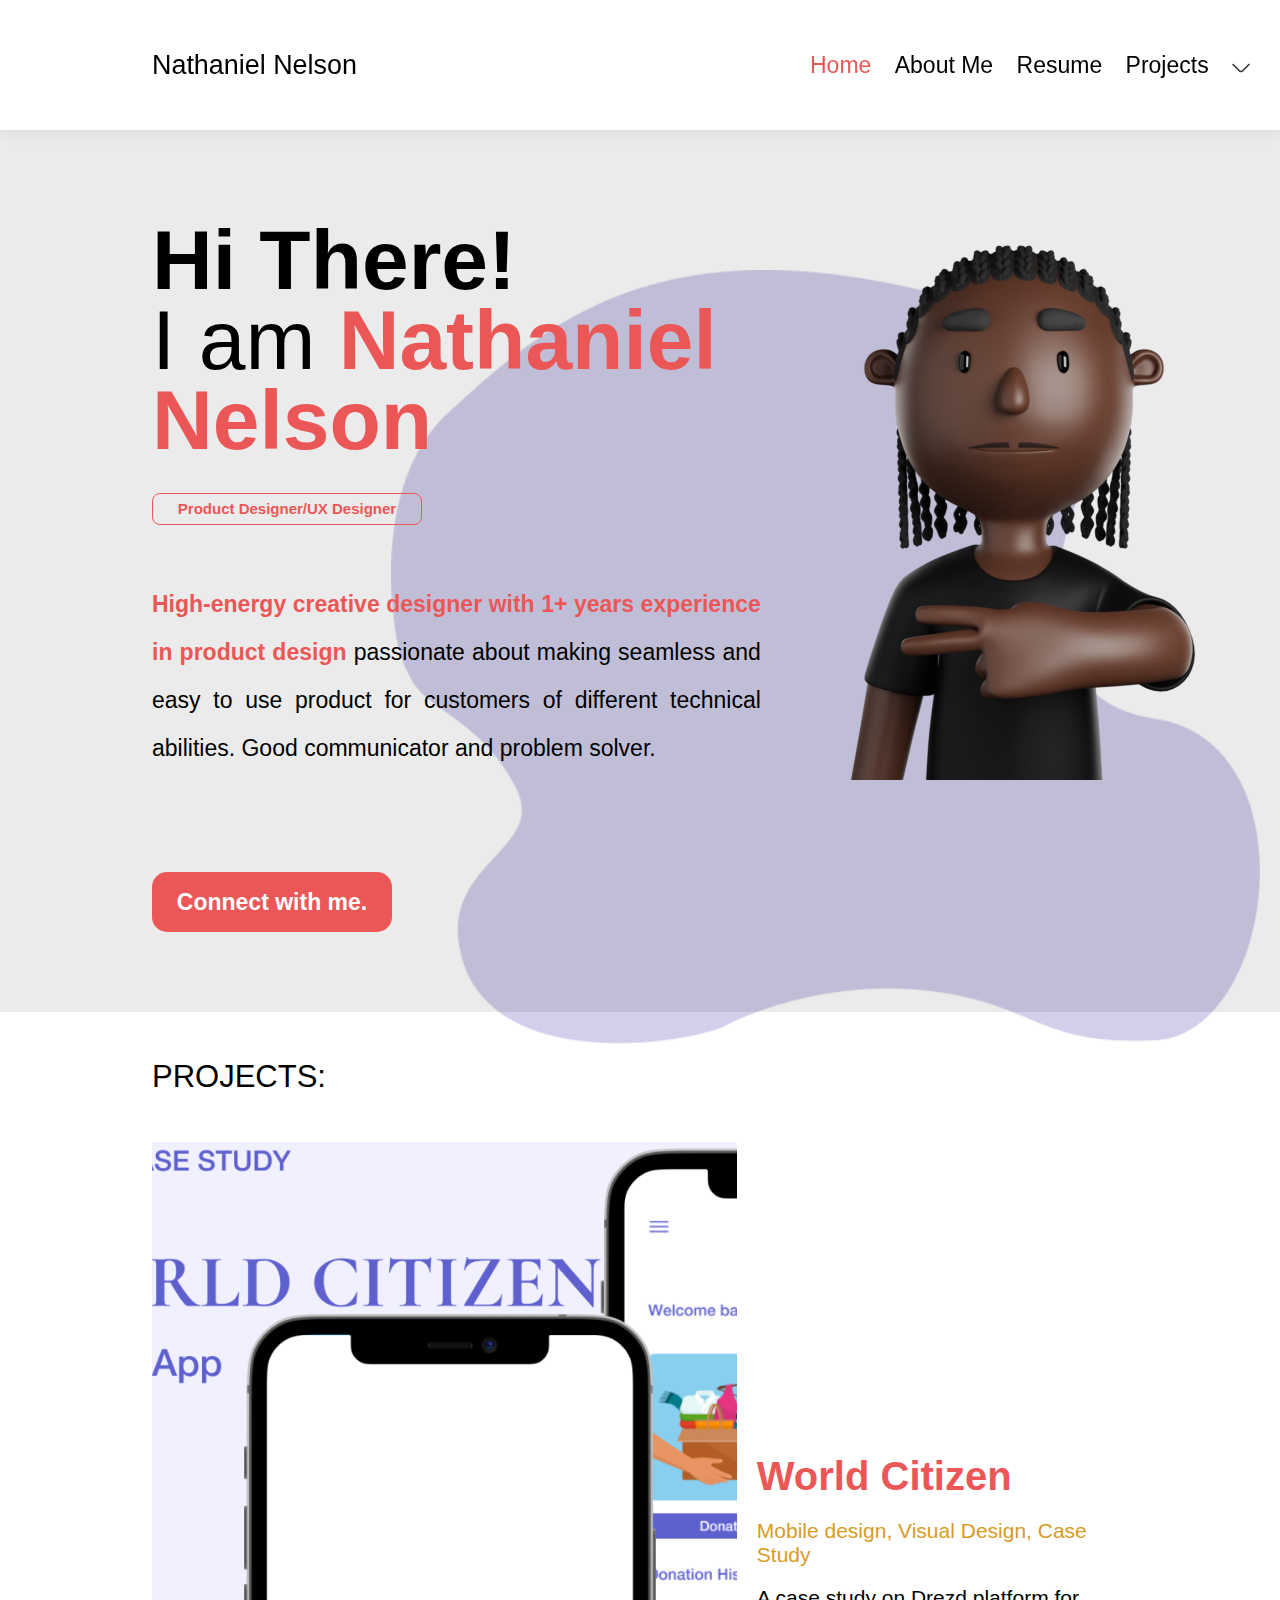
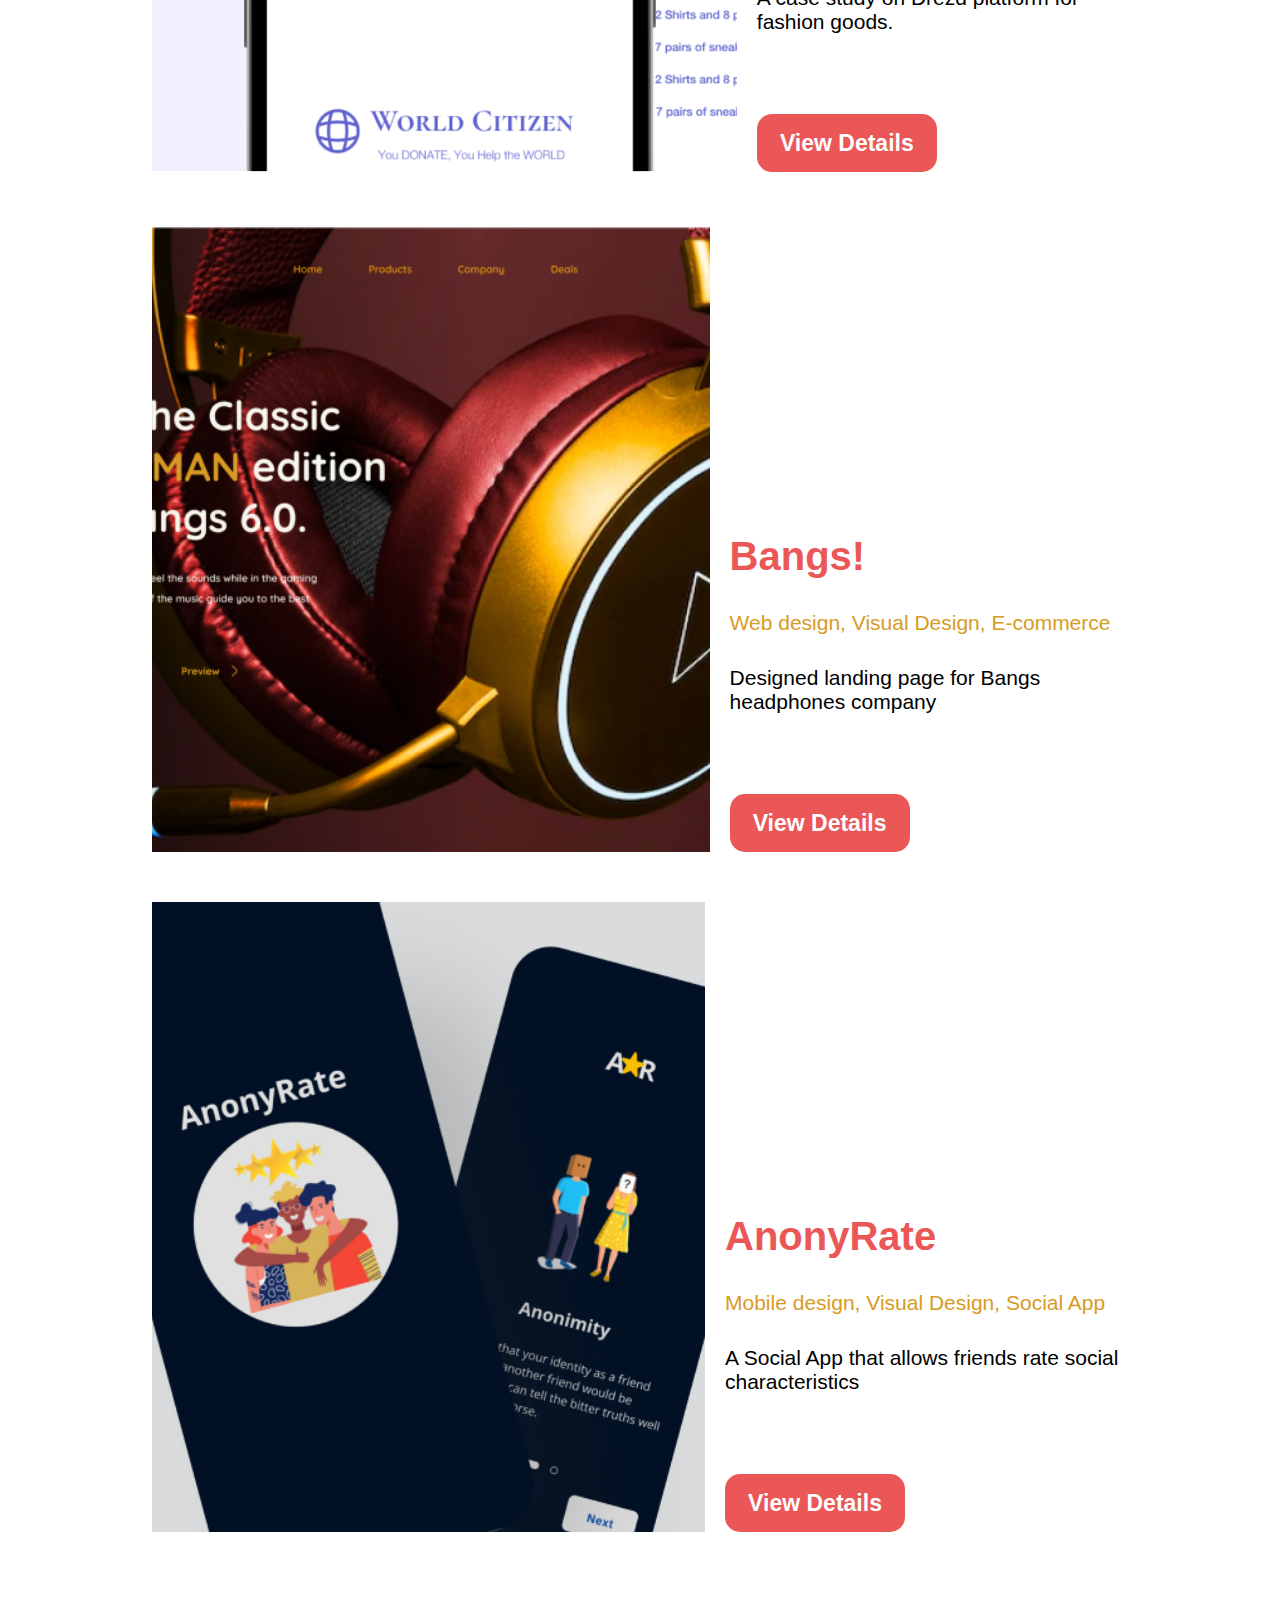
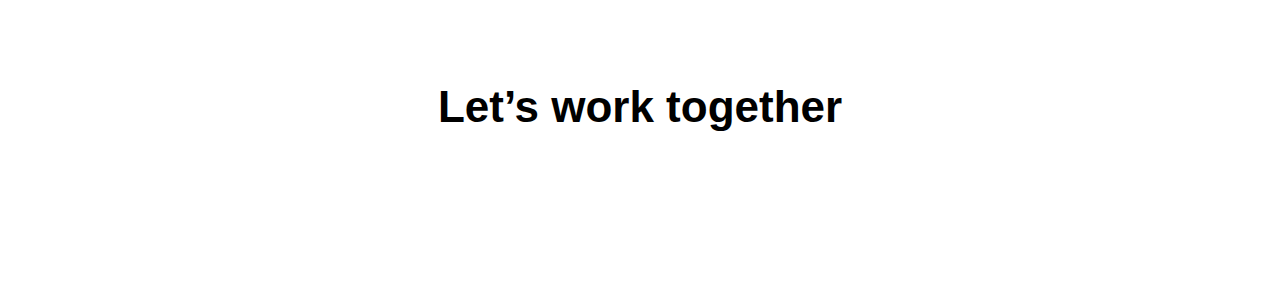
<file: index.html>
<!DOCTYPE html>
<html lang="en">
<header>
	<meta charset="UTF-8">
    <meta http-equiv="X-UA-Compatible" content="IE=edge">
    <meta name="viewport" content="width=device-width, initial-scale=1" />
	<title>Nathaniel Nelson</title>
	<link href="./css/main.css" rel="stylesheet"/>
</header>
<body>
    <main>
        <nav>
            <h3>Nathaniel Nelson</h3>
            
            <ul id="nav-links">
                <li class="active-page">Home</li>
                <li>About Me</li>
                <li>Resume</li>
                <li>Projects</li>
                <li><i> <img src="./img/anchor-down.png"/> </i></li>
                
            </ul>
            
        </nav>
        
        <section class="hero-section">
            <main class="hero-section-left">
                <div id="hero-intro">
                    <h1>Hi There!</h1>
                    <h1><span>I am</span> <span>Nathaniel Nelson</span></h1>
                    <button>Product Designer/UX Designer</button>
                </div>
                
                <div id="hero-details">
                    <p><b>High-energy creative designer with 1+ years experience in product design</b>
                        passionate about making seamless and easy to use product for customers of different technical abilities. Good communicator and problem solver.
                    
                    </p>
                
                </div>
                
                <button>Connect with me.</button>
            </main>
            
            <img id="dark-boy" src="./img/dark-boy.png" alt="picture of a black boy illustration"/>
            <img id="curve-image" src="./img/curve-large.png" alt="a blue background image"/>
            
            
        
        
        </section>
        
        <h2 id="project-head">PROJECTS:</h2>
        
        <section id="projects-container">
            <article class="project-box">
                <div class="project-image-box">
                    <img src="./img/world-cit.png" alt="">
                </div>
                
                
                <div class="project-summary">
                    <div>
                        <h1>World Citizen</h1>
                        <p>Mobile design, Visual Design, Case Study</p>
                        <p>A case study on Drezd platform for fashion goods.</p>
                    </div>
                    
                    <a href="./pages/world-cit.html"><button>View Details</button></a>
                </div>
            
            </article>

            <article class="project-box">
                <div class="project-image-box">
                    <img src="./img/headphone.png" alt="">
                </div>
                    
                <div class="project-summary">
                    <div>
                        <h1>Bangs!</h1>
                        <p>Web design, Visual Design, E-commerce</p>
                        <p>Designed landing page for Bangs headphones company</p>
                    </div>
                    
                    <a href="#"><button>View Details</button></a>
                </div>
            
            </article>
            
            
            <article class="project-box">
                <div class="project-image-box">
                    <img src="./img/anon.png" alt="">
                </div>
                
                <div class="project-summary">
                    <div>
                        <h1>AnonyRate</h1>
                        <p>Mobile design, Visual Design, Social App</p>
                        <p>A Social App that allows friends rate social characteristics</p>
                    </div>
                    
                    <a href="#"><button>View Details</button></a>
                </div>
            
            </article>    
        </section>
    
        <h2 id="final-words">Let’s work together</h2>
    
    </main>

	
<!--    <script src="./js/main.js"></script>-->
</body>
</html>
</file>
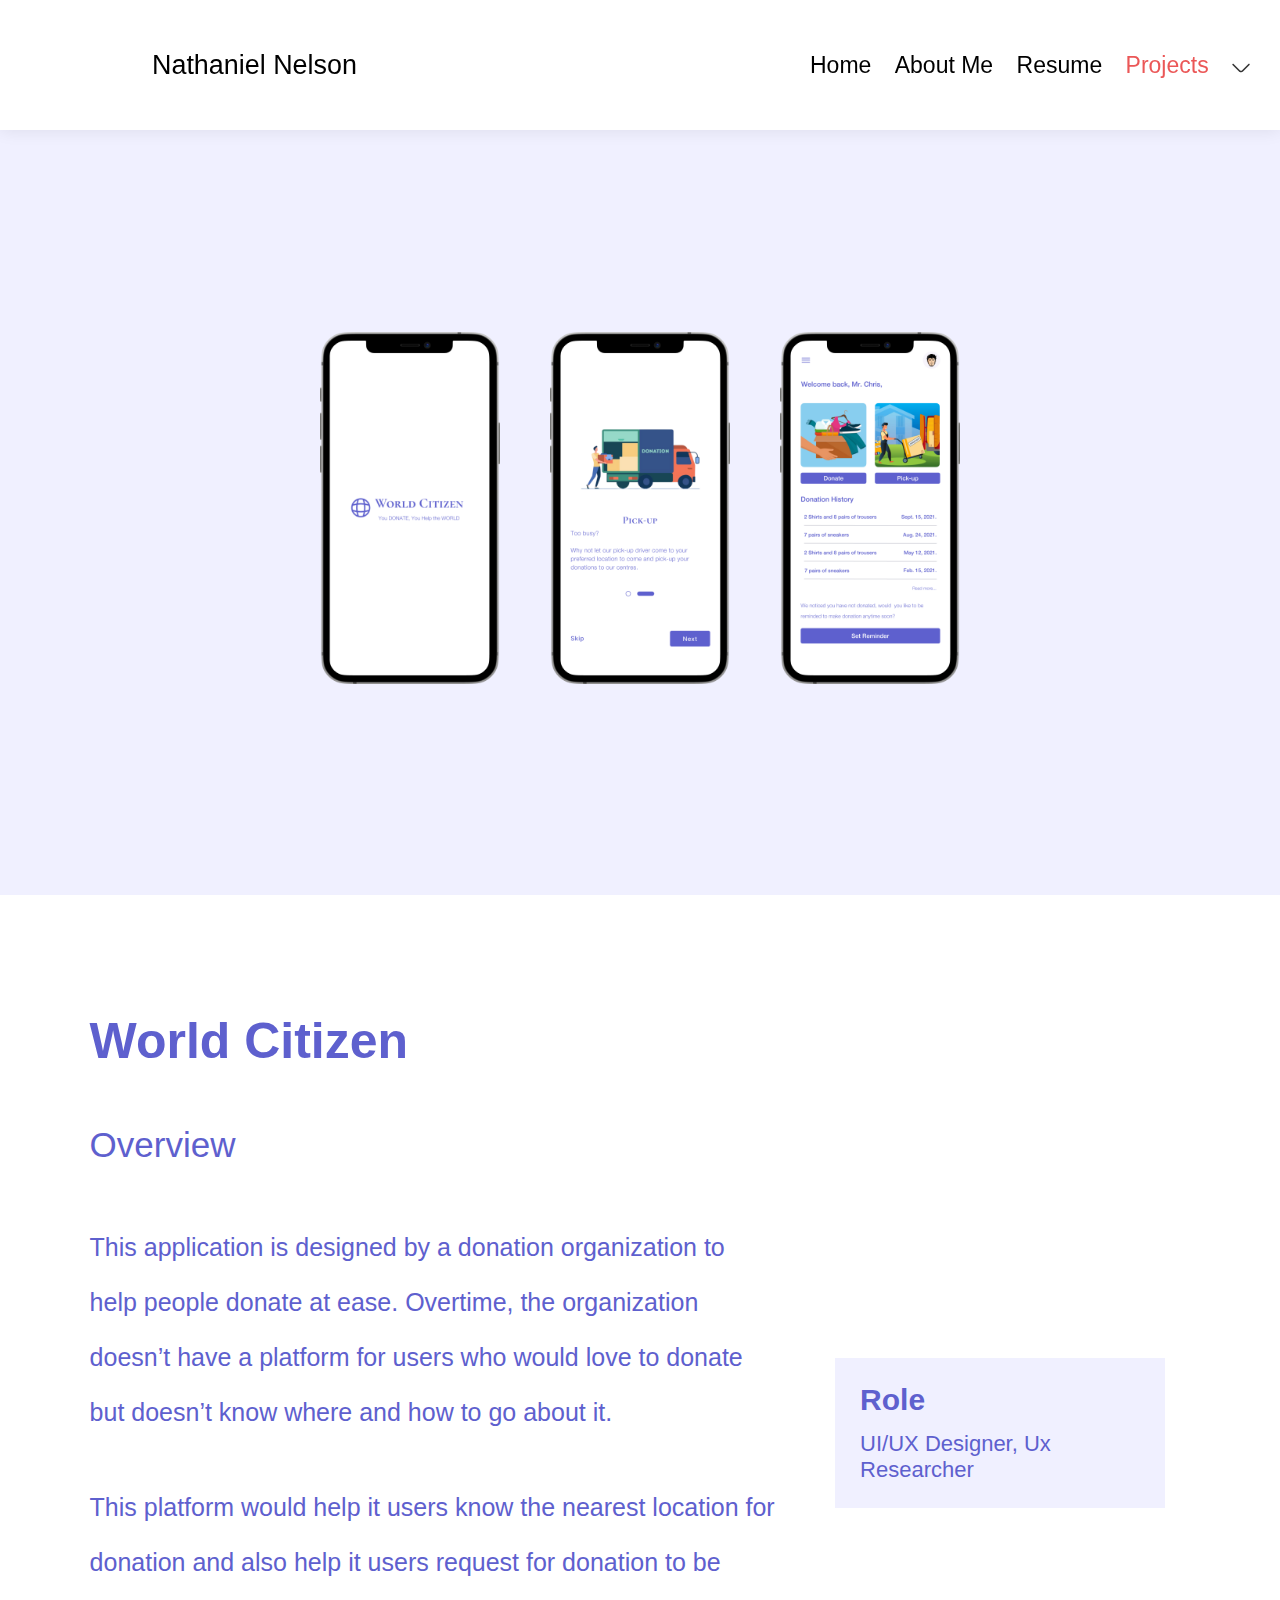
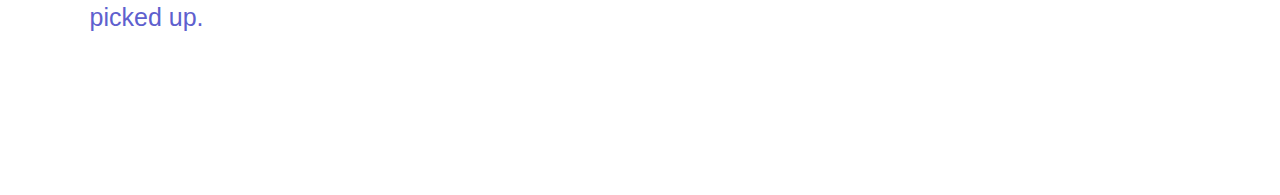
<file: pages/world-cit.html>
<!DOCTYPE html>
<html lang="en">
<head>
    <meta charset="UTF-8">
    <meta http-equiv="X-UA-Compatible" content="IE=edge">
    <meta name="viewport" content="width=device-width, initial-scale=1.0">
    <title>World Citizen Case Study</title>
    <link href="../css/main.css" rel="stylesheet"/>
    <link href="../css/citizen.css" rel="stylesheet"/>
</head>
<body>
    <nav>
        <h3>Nathaniel Nelson</h3>
        
        <ul id="nav-links">
            <li><a href="../index.html">Home</a></li>
            <li>About Me</li>
            <li>Resume</li>
            <li class="active-page">Projects</li>
            <li><i> <img src="../img/anchor-down.png"/> </i></li>
            
        </ul>
        
    </nav>

    <main>
        <section class="citizen-hero">
            <div class="hero-image-container">
                <img src="../img/phones.png"/>
            </div>
        </section>

        <section class="overview-section">
            <h1>World Citizen</h1>
            <h2>Overview</h2>

            <section class="citi-details-section">
                <div class="citi-details-section-left">
                    <p>This application is designed by a donation organization to help people donate at ease. Overtime, the organization doesn’t have a platform for users who would love to donate but doesn’t know where and how to go about it.</p>
                    <p>This platform would help it users know the nearest location for donation and also help it users request for donation to be picked up.</p>
                </div>

                <div class="citi-details-section-right">
                    <div class="details-role">
                        <h3>Role</h3>
                        <p>UI/UX Designer, Ux Researcher</p>
                    </div>
                </div>
            </section>
        </section>

    </main>
</body>
</html>
</file>
<file: css/main.css>
:root{
    --primary-color:#EB5757;
}

*{
    padding: 0;
    margin: 0;
    box-sizing: border-box;
}

body{
    font-family: sans-serif;
}

nav{
/*    background: pink;*/
    background: white;
    position: sticky;
    top:0;
    left: 0;
    height: 130px;
    width: 100%;
    padding: 10px 30px 10px 152px;
    display: flex;
    align-items: center;
    justify-content: space-between;
    font-size: 23px;
    box-shadow: 0px 1px 16px rgba(0, 0, 0, 0.08);
    z-index: 90;
}

nav>h3{
    font-weight: 400;
}

#nav-links{
/*    background: grey;*/
    list-style: none;
    width: 440px;
    display: flex;
    justify-content: space-between;
}

#nav-links a{
    text-decoration: none;
    color: #000;
}

.active-page{
    color: var(--primary-color);
}


/*HERO SECTION*/

.hero-section{
    background: rgba(0, 0, 0, 0.08);
    min-height: 50vh;
    padding: 10vh 30px 80px 152px;
    display: flex;
}

#dark-boy{
    position: relative;
    top:-42px;
    height: 602px;
    border: 4px solid greeen;
}

#curve-image{
    position: absolute;
    top:30vh;
    right: 20px;
    height: 86vh;
    z-index: -1;
}

.hero-section-left{
/*    background: grey;*/
/*    height: 90vh;*/
    width:59%;
    padding-right: 39px;
    
/*
    display: flex;
    flex-direction: column;
    justify-content:space-between;
*/
}

#hero-intro{
    font-size: 42px;
    line-height: 80px;
}


#hero-intro h1>span:first-child{
    font-weight: 400
}

#hero-intro h1>span:last-child{
    color: var(--primary-color)
}

#hero-intro>button{
    height: 32px;
    width: 270px;
    border: 1px solid var(--primary-color);
    border-radius: 8px;
    font-size: 15px;
    font-weight: bold;
    color: var(--primary-color);
    background: transparent;
}

#hero-details>p{
    margin-top: 40px;
    margin-bottom: 100px;
    font-size: 23px;
    line-height: 48px;
    text-align: justify;
}

#hero-details>p>b{
   color: var(--primary-color); 
}

.hero-section-left>button{
    height: 60px;
    width: 240px;
    background: var(--primary-color);
    color: #fff;
    border: none;
    border-radius: 15px;
    font-size: 23px;
    font-weight: bold;
    
}

/*PROJECTS SECTION*/

#project-head{
/*    background: pink;*/
    height: 130px;
    padding: 0px 152px;
    display: flex;
    align-items: center;
    font-size: 31px;
    font-weight: 400;
}

#projects-container{
    padding: 0px 152px;
}

.project-box{
   /* background: pink; */
    height: 70vh;
    display: flex;
    margin-bottom: 50px;
}

.project-image-box{
   /* background: grey; */
    height: 100%;
    width: 75%;
}

.project-box img{
    height: 100%;
    width:100%;
    object-fit: cover;
}

.project-summary{
   /* background: pink; */
    height: 100%;
    margin-left: 20px;
    padding-top: 40px;
    display: flex;
    flex-direction: column;
    justify-content: flex-end;
}

.project-summary a{
    /* background: blue; */
    height: 58px;
    width: 180px;
    margin-top: 80px;
}

.project-summary button{
    height: 100%;
    width: 100%;
    background: var(--primary-color);
    border: none;
    border-radius: 15px;
    font-weight: bold;
    font-size: 23px;
    color: #fff;
    cursor: pointer;
}

.project-summary div{
/*    background: grey;*/
    height: 180px;
    display: flex;
    flex-direction: column;
    justify-content: space-between;
}

.project-summary h1{
    font-size: 40px;
    color: var(--primary-color);
}

.project-summary p{
    font-size: 21px;
}

.project-summary p:nth-child(2){
    color: #D79B24;
}

#final-words{
    
    margin: 150px 0px;
    font-size: 44px;
    text-align: center;
}
</file>
<file: css/citizen.css>
:root{
    --main-color: rgba(94, 96, 206, 1);
    --background-color: rgba(240, 240, 255, 1); 
}

.citizen-hero{
    background: var(--background-color);
    min-height: 85vh;
    padding: 12vh 0px 80px 0px;
    display: flex;
}

.hero-image-container{
    /* background-color: blueviolet; */
    height: 60vh;
    width: 50%;
    margin: 0 auto;
}

.hero-image-container img{
    height: 100%;
    width: 100%;
    object-fit: contain;
}

.overview-section{
    padding: 13vh 7vw;
}

.overview-section{
    height: 100vh;
    color: var(--main-color);
}

.overview-section>h1{
    font-size: 50px;
}

.overview-section>h2{
    font-size: 35px;
    font-weight: 500;
    margin: 55px 0;
}

.citi-details-section{
    display: flex;
}

.citi-details-section-left{
    width: 65%;
    margin-right: 30px;
    padding-right: 30px;
}

.citi-details-section-left p{
    font-size: 25px;
    line-height: 220%;
}

.citi-details-section-left p:first-child{
    margin-bottom: 40px;
}

.citi-details-section-right{
    /* background-color: pink; */
    width: 30%;
    display: flex;
    align-items: center;
}

.details-role{
    background-color: var(--background-color);
    height: 150px;
    width: 100%;
    padding: 25px;
    display: flex;
    flex-direction: column;
    justify-content: space-between;
}

.details-role>h3{
    font-size: 30px;
}

.details-role>p{
    font-size: 22px;
}
</file>
